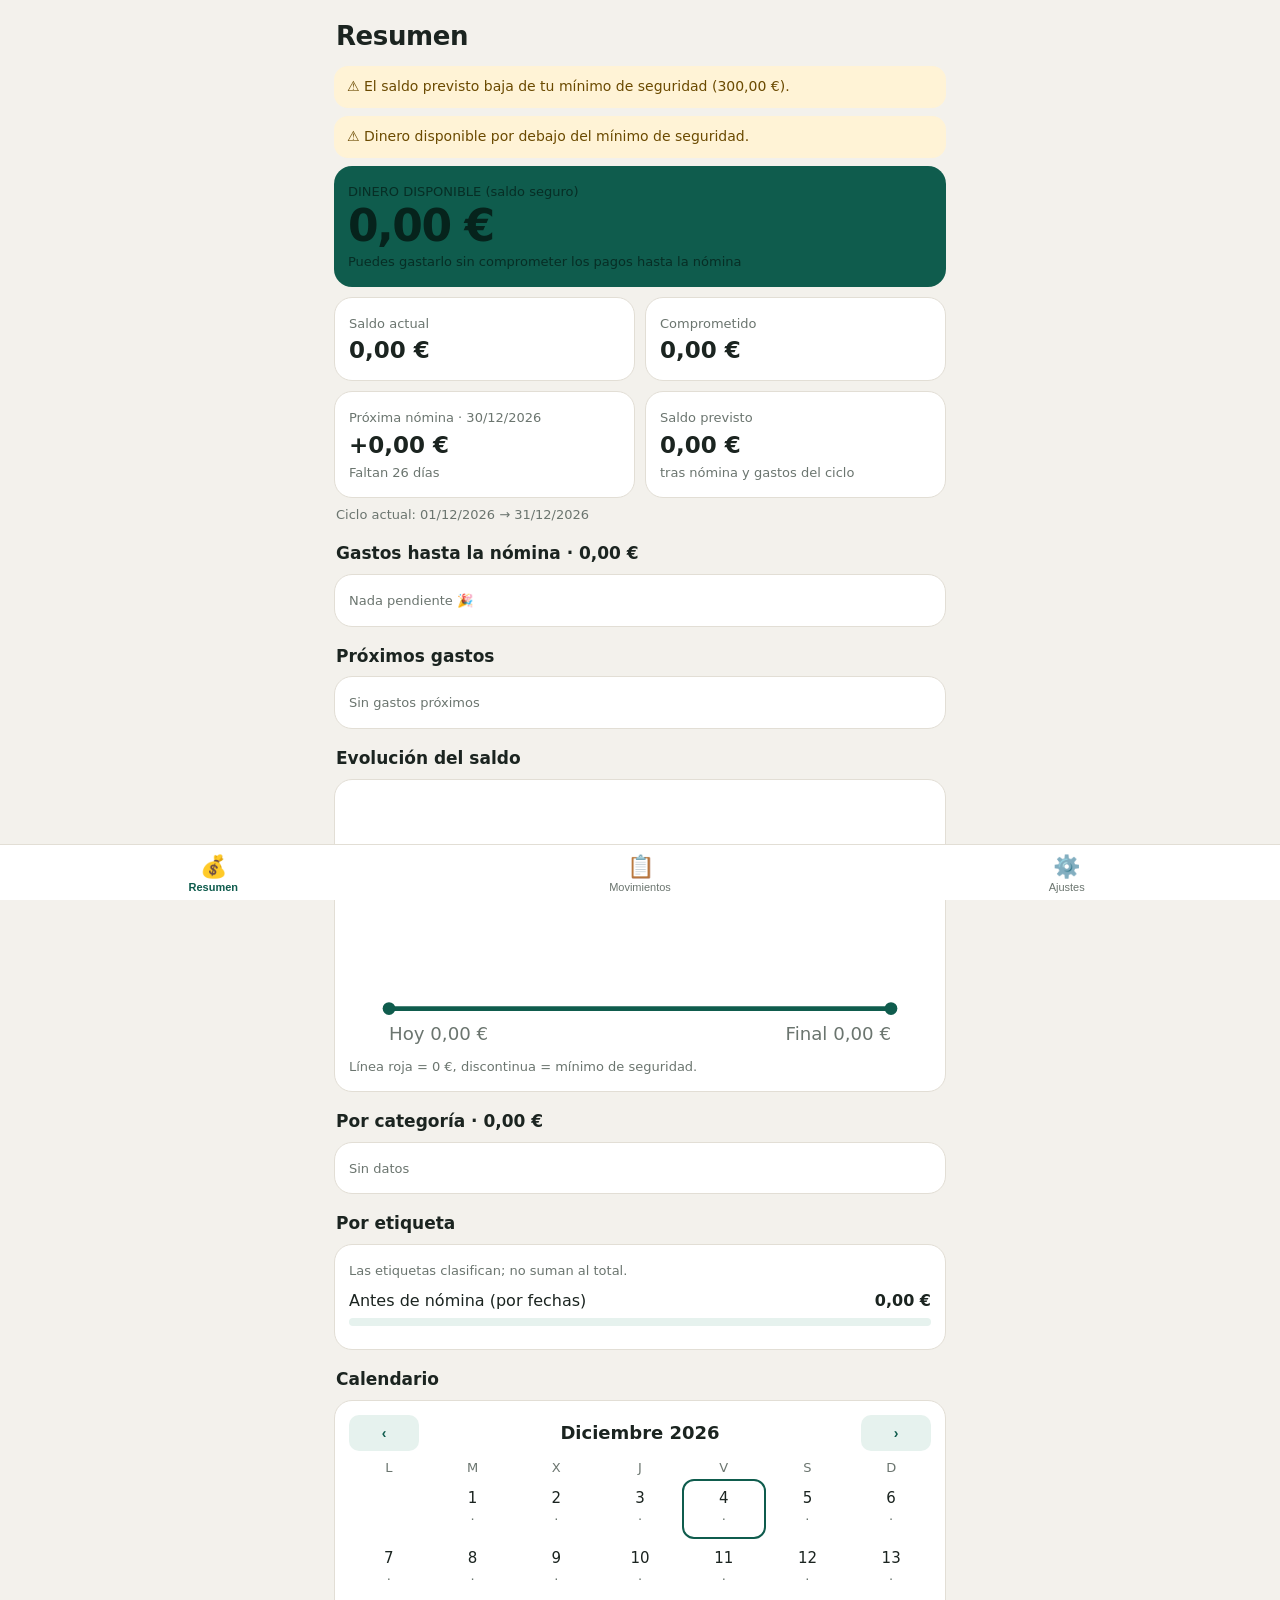
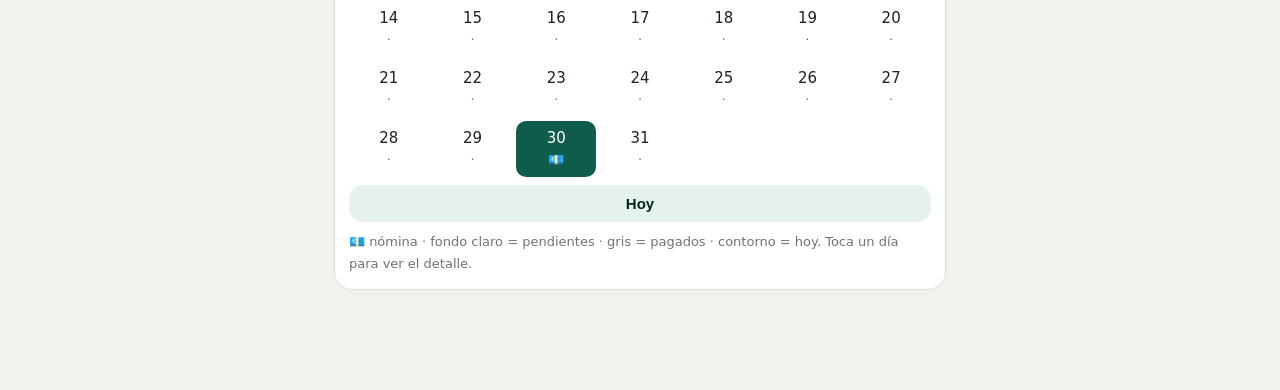
<file: index.html>
<!DOCTYPE html>
<html lang="es">
<head>
<meta charset="utf-8">
<meta name="viewport" content="width=device-width, initial-scale=1, viewport-fit=cover">
<meta name="apple-mobile-web-app-capable" content="yes">
<meta name="mobile-web-app-capable" content="yes">
<meta name="apple-mobile-web-app-status-bar-style" content="black-translucent">
<meta name="apple-mobile-web-app-title" content="Mi dinero">
<meta name="theme-color" content="#0f5c4d">
<link rel="manifest" href="manifest.json">
<link rel="apple-touch-icon" href="icon-180.png">
<link rel="stylesheet" href="style.css?v=3">
<title>Mi dinero</title>
</head>
<body>
<main id="view"></main>
<nav id="nav">
  <button data-tab="resumen">💰<span>Resumen</span></button>
  <button data-tab="mov">📋<span>Movimientos</span></button>
  <button data-tab="ajustes">⚙️<span>Ajustes</span></button>
</nav>
<div id="sheet" hidden></div>
<input type="file" id="imp" accept="application/json" hidden>
<script src="app.js?v=3"></script>
</body>
</html>
</file>
<file: style.css>
:root{--bg:#f3f1ec;--card:#fff;--tx:#1b2420;--mu:#6b756f;--ac:#0f5c4d;--ac2:#e6f2ee;--bd:#e2ded5;--bad:#c0392b;--warn:#b7791f}
@media(prefers-color-scheme:dark){:root:not([data-theme=light]){--bg:#101513;--card:#1a211e;--tx:#eef2ef;--mu:#93a09a;--ac:#4fd1b0;--ac2:#18332c;--bd:#2a3430;--bad:#ff7b6b;--warn:#f0b957}}
:root[data-theme=dark]{--bg:#101513;--card:#1a211e;--tx:#eef2ef;--mu:#93a09a;--ac:#4fd1b0;--ac2:#18332c;--bd:#2a3430;--bad:#ff7b6b;--warn:#f0b957}
*{box-sizing:border-box;-webkit-tap-highlight-color:transparent}
html,body{margin:0;background:var(--bg);color:var(--tx);font:16px/1.4 -apple-system,"SF Pro Text",system-ui,sans-serif}
main{padding:calc(env(safe-area-inset-top) + 14px) 14px calc(90px + env(safe-area-inset-bottom));max-width:640px;margin:auto}
h2{font-size:26px;margin:4px 2px 12px;letter-spacing:-.4px}
h3{margin:18px 2px 8px;font-size:17px}
small,.mu{color:var(--mu);font-size:13px}
.card{background:var(--card);border:1px solid var(--bd);border-radius:18px;padding:14px;margin-bottom:10px}
.hero{background:var(--ac);color:#fff;border:0}
:root[data-theme=dark] .hero,:root:not([data-theme=light]) .hero{color:#06231c}
.hero small{color:inherit;opacity:.8}
.big{font-size:44px;font-weight:700;letter-spacing:-1.5px;line-height:1.1;font-variant-numeric:tabular-nums}
.grid{display:grid;grid-template-columns:1fr 1fr;gap:10px}
.grid .card{margin:0}
.n{font-size:23px;font-weight:650;font-variant-numeric:tabular-nums}
.neg{color:var(--bad)}
.alert{border-radius:14px;padding:11px 13px;margin-bottom:8px;background:#fff3d6;color:#6b4a00;font-size:14px}
.alert.bad{background:#fde1dd;color:#7a1c12}
.row{display:flex;justify-content:space-between;gap:10px;padding:9px 0;border-bottom:1px solid var(--bd)}
.row:last-child{border:0}
.row .r{text-align:right;white-space:nowrap;font-variant-numeric:tabular-nums}
.row small{display:block}
.bar{height:8px;border-radius:4px;background:var(--ac2);margin-top:5px;overflow:hidden}
.bar i{display:block;height:100%;background:var(--ac)}
.pill{display:inline-block;font-size:12px;padding:2px 8px;border-radius:99px;background:var(--ac2);color:var(--ac);margin-right:4px}
.pill.p{background:var(--bd);color:var(--mu)}
.btn{display:block;width:100%;padding:15px;border:0;border-radius:14px;background:var(--ac);color:#fff;font-size:17px;font-weight:600;margin:8px 0}
:root[data-theme=dark] .btn,:root:not([data-theme=light]) .btn{color:#06231c}
.btn.sec{background:var(--ac2);color:var(--ac)}
.btn.red{background:#fde1dd;color:#7a1c12}
.acts{display:flex;gap:6px;flex-wrap:wrap;padding-bottom:6px}
.acts button{flex:1;min-width:70px;padding:10px 6px;border:0;border-radius:10px;background:var(--ac2);color:var(--ac);font-size:14px;font-weight:600}
.two{display:grid;grid-template-columns:1fr 1fr;gap:10px}
input,select{width:100%;padding:13px;border:1px solid var(--bd);border-radius:12px;background:var(--card);color:var(--tx);font-size:17px;margin-top:4px}
label{display:block;font-size:13px;color:var(--mu);margin:10px 0}
#bal{font-size:34px;font-weight:700;border:0;background:transparent;padding:4px 0;margin:0}
.chips{display:flex;flex-wrap:wrap;gap:6px}
.chip{display:inline-flex!important;align-items:center;gap:6px;margin:0!important;background:var(--ac2);padding:8px 12px;border-radius:99px;color:var(--ac)!important;font-size:15px!important}
.chip input{width:auto;margin:0}
#sheet{position:fixed;inset:0;z-index:20;display:flex;align-items:flex-end}
#sheet[hidden]{display:none}
.bk{position:absolute;inset:0;background:rgba(0,0,0,.45)}
.pn{position:relative;background:var(--bg);width:100%;max-height:92%;overflow:auto;border-radius:22px 22px 0 0;padding:16px 16px calc(24px + env(safe-area-inset-bottom))}
#nav{position:fixed;bottom:0;left:0;right:0;display:flex;background:var(--card);border-top:1px solid var(--bd);padding-bottom:env(safe-area-inset-bottom);z-index:10}
#nav button{flex:1;border:0;background:none;color:var(--mu);padding:9px 0 7px;font-size:22px;display:flex;flex-direction:column;align-items:center}
#nav button span{font-size:11px;margin-top:1px}
#nav button.on{color:var(--ac);font-weight:700}
svg text{fill:var(--mu);font-size:10px}
</file>
